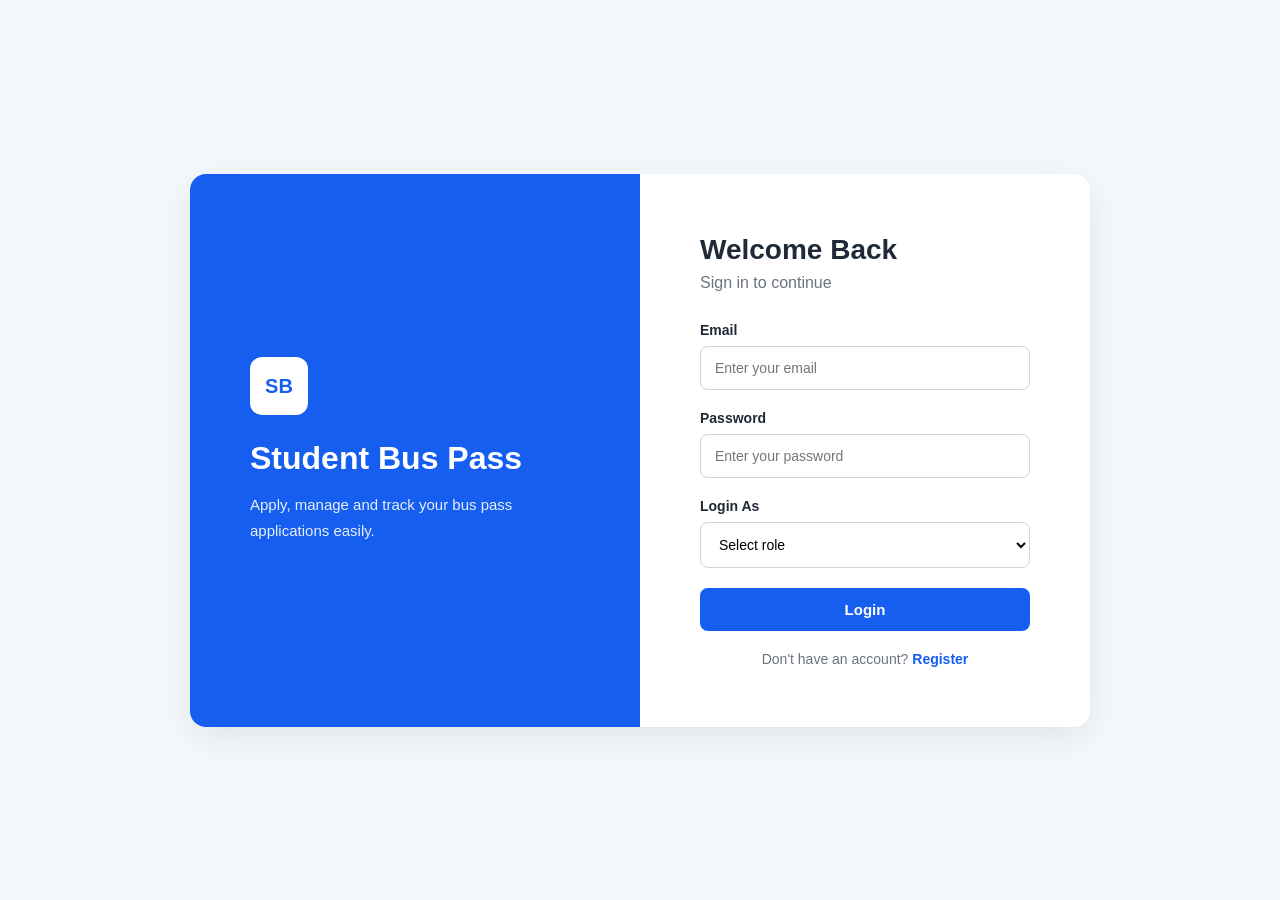
<file: src/main/resources/static/buspass_frontend/index/index.html>
<!DOCTYPE html>
<html lang="en">
<head>
    <meta charset="UTF-8">
    <meta name="viewport" content="width=device-width, initial-scale=1.0">

    <title>Student Bus Pass | Login</title>

    <link rel="stylesheet" href="index.css">
</head>

<body>

    <main class="login-page">

        <section class="login-container">

            <div class="brand-section">

                <div class="logo">SB</div>

                <h1>Student Bus Pass</h1>

                <p>
                    Apply, manage and track your bus pass
                    applications easily.
                </p>

            </div>


            <div class="login-section">

                <h2>Welcome Back</h2>

                <p class="login-subtitle">
                    Sign in to continue
                </p>


                <form id="loginForm">

                    <div class="form-group">

                        <label for="email">
                            Email
                        </label>

                        <input
                            type="email"
                            id="email"
                            placeholder="Enter your email"
                            required
                        >

                    </div>


                    <div class="form-group">

                        <label for="password">
                            Password
                        </label>

                        <input
                            type="password"
                            id="password"
                            placeholder="Enter your password"
                            required
                        >

                    </div>


                    <div class="form-group">

                        <label for="role">
                            Login As
                        </label>

                        <select id="role" required>

                            <option value="">
                                Select role
                            </option>

                            <option value="student">
                                Student
                            </option>

                            <option value="admin">
                                Admin
                            </option>

                        </select>

                    </div>


                    <button type="submit">
                        Login
                    </button>


                    <p id="loginMessage"></p>


                    <p class="register-text">
                        Don't have an account?
                        <a href="../register/register.html">
                            Register
                        </a>
                    </p>

                </form>

            </div>

        </section>

    </main>


    <script src="index.js"></script>

</body>
</html>
</file>
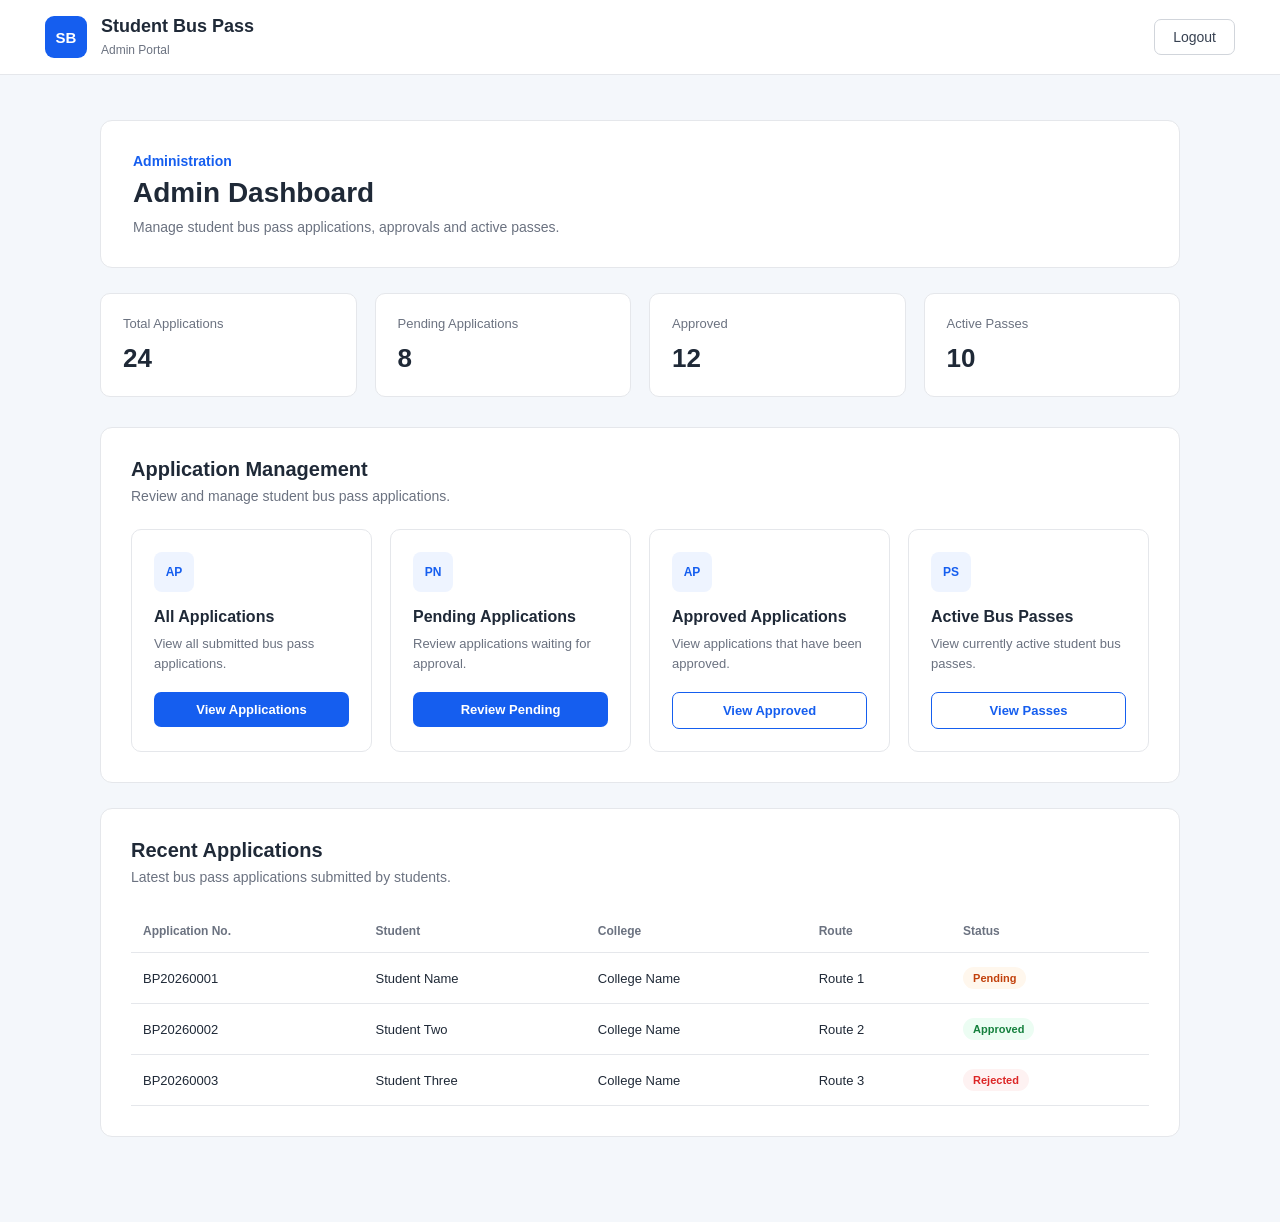
<file: src/main/resources/static/buspass_frontend/admin/admin_dash.html>
<!DOCTYPE html>
<html lang="en">

<head>
    <meta charset="UTF-8">
    <meta name="viewport" content="width=device-width, initial-scale=1.0">

    <title>Student Bus Pass | Admin Dashboard</title>

    <link rel="stylesheet" href="admin.css">
</head>

<body>

    <div class="dashboard">

        <header class="topbar">

            <div class="brand">

                <div class="logo">
                    SB
                </div>

                <div>
                    <h1>Student Bus Pass</h1>
                    <span>Admin Portal</span>
                </div>

            </div>

            <button id="logoutBtn" class="logout-btn">
                Logout
            </button>

        </header>


        <main class="main-content">

            <section class="welcome-section">

                <p class="welcome-label">
                    Administration
                </p>

                <h2>
                    Admin Dashboard
                </h2>

                <p>
                    Manage student bus pass applications,
                    approvals and active passes.
                </p>

            </section>


            <!-- SUMMARY -->

            <section class="summary-cards">

                <div class="summary-card">

                    <span class="summary-label">
                        Total Applications
                    </span>

                    <strong>
                        24
                    </strong>

                </div>


                <div class="summary-card">

                    <span class="summary-label">
                        Pending Applications
                    </span>

                    <strong>
                        8
                    </strong>

                </div>


                <div class="summary-card">

                    <span class="summary-label">
                        Approved
                    </span>

                    <strong>
                        12
                    </strong>

                </div>


                <div class="summary-card">

                    <span class="summary-label">
                        Active Passes
                    </span>

                    <strong>
                        10
                    </strong>

                </div>

            </section>


            <!-- ADMIN ACTIONS -->

            <section class="actions-section">

                <div class="section-heading">

                    <h2>
                        Application Management
                    </h2>

                    <p>
                        Review and manage student bus pass applications.
                    </p>

                </div>


                <div class="action-grid">

                    <div class="action-card">

                        <div class="action-icon">
                            AP
                        </div>

                        <h3>
                            All Applications
                        </h3>

                        <p>
                            View all submitted bus pass applications.
                        </p>

                        <button
                            class="action-btn"
                            id="allApplicationsBtn">
                            View Applications
                        </button>

                    </div>


                    <div class="action-card">

                        <div class="action-icon">
                            PN
                        </div>

                        <h3>
                            Pending Applications
                        </h3>

                        <p>
                            Review applications waiting for approval.
                        </p>

                        <button
                            class="action-btn"
                            id="pendingBtn">
                            Review Pending
                        </button>

                    </div>


                    <div class="action-card">

                        <div class="action-icon">
                            AP
                        </div>

                        <h3>
                            Approved Applications
                        </h3>

                        <p>
                            View applications that have been approved.
                        </p>

                        <button
                            class="action-btn secondary"
                            id="approvedBtn">
                            View Approved
                        </button>

                    </div>


                    <div class="action-card">

                        <div class="action-icon">
                            PS
                        </div>

                        <h3>
                            Active Bus Passes
                        </h3>

                        <p>
                            View currently active student bus passes.
                        </p>

                        <button
                            class="action-btn secondary"
                            id="passesBtn">
                            View Passes
                        </button>

                    </div>

                </div>

            </section>


            <!-- RECENT APPLICATIONS -->

            <section class="recent-section">

                <div class="section-heading">

                    <h2>
                        Recent Applications
                    </h2>

                    <p>
                        Latest bus pass applications submitted by students.
                    </p>

                </div>


                <div class="table-container">

                    <table>

                        <thead>

                            <tr>
                                <th>Application No.</th>
                                <th>Student</th>
                                <th>College</th>
                                <th>Route</th>
                                <th>Status</th>
                            </tr>

                        </thead>

                        <tbody>

                            <tr>

                                <td>
                                    BP20260001
                                </td>

                                <td>
                                    Student Name
                                </td>

                                <td>
                                    College Name
                                </td>

                                <td>
                                    Route 1
                                </td>

                                <td>
                                    <span class="status pending">
                                        Pending
                                    </span>
                                </td>

                            </tr>


                            <tr>

                                <td>
                                    BP20260002
                                </td>

                                <td>
                                    Student Two
                                </td>

                                <td>
                                    College Name
                                </td>

                                <td>
                                    Route 2
                                </td>

                                <td>
                                    <span class="status approved">
                                        Approved
                                    </span>
                                </td>

                            </tr>


                            <tr>

                                <td>
                                    BP20260003
                                </td>

                                <td>
                                    Student Three
                                </td>

                                <td>
                                    College Name
                                </td>

                                <td>
                                    Route 3
                                </td>

                                <td>
                                    <span class="status rejected">
                                        Rejected
                                    </span>
                                </td>

                            </tr>

                        </tbody>

                    </table>

                </div>

            </section>

        </main>

    </div>


    <script src="admin.js"></script>

</body>

</html>
</file>
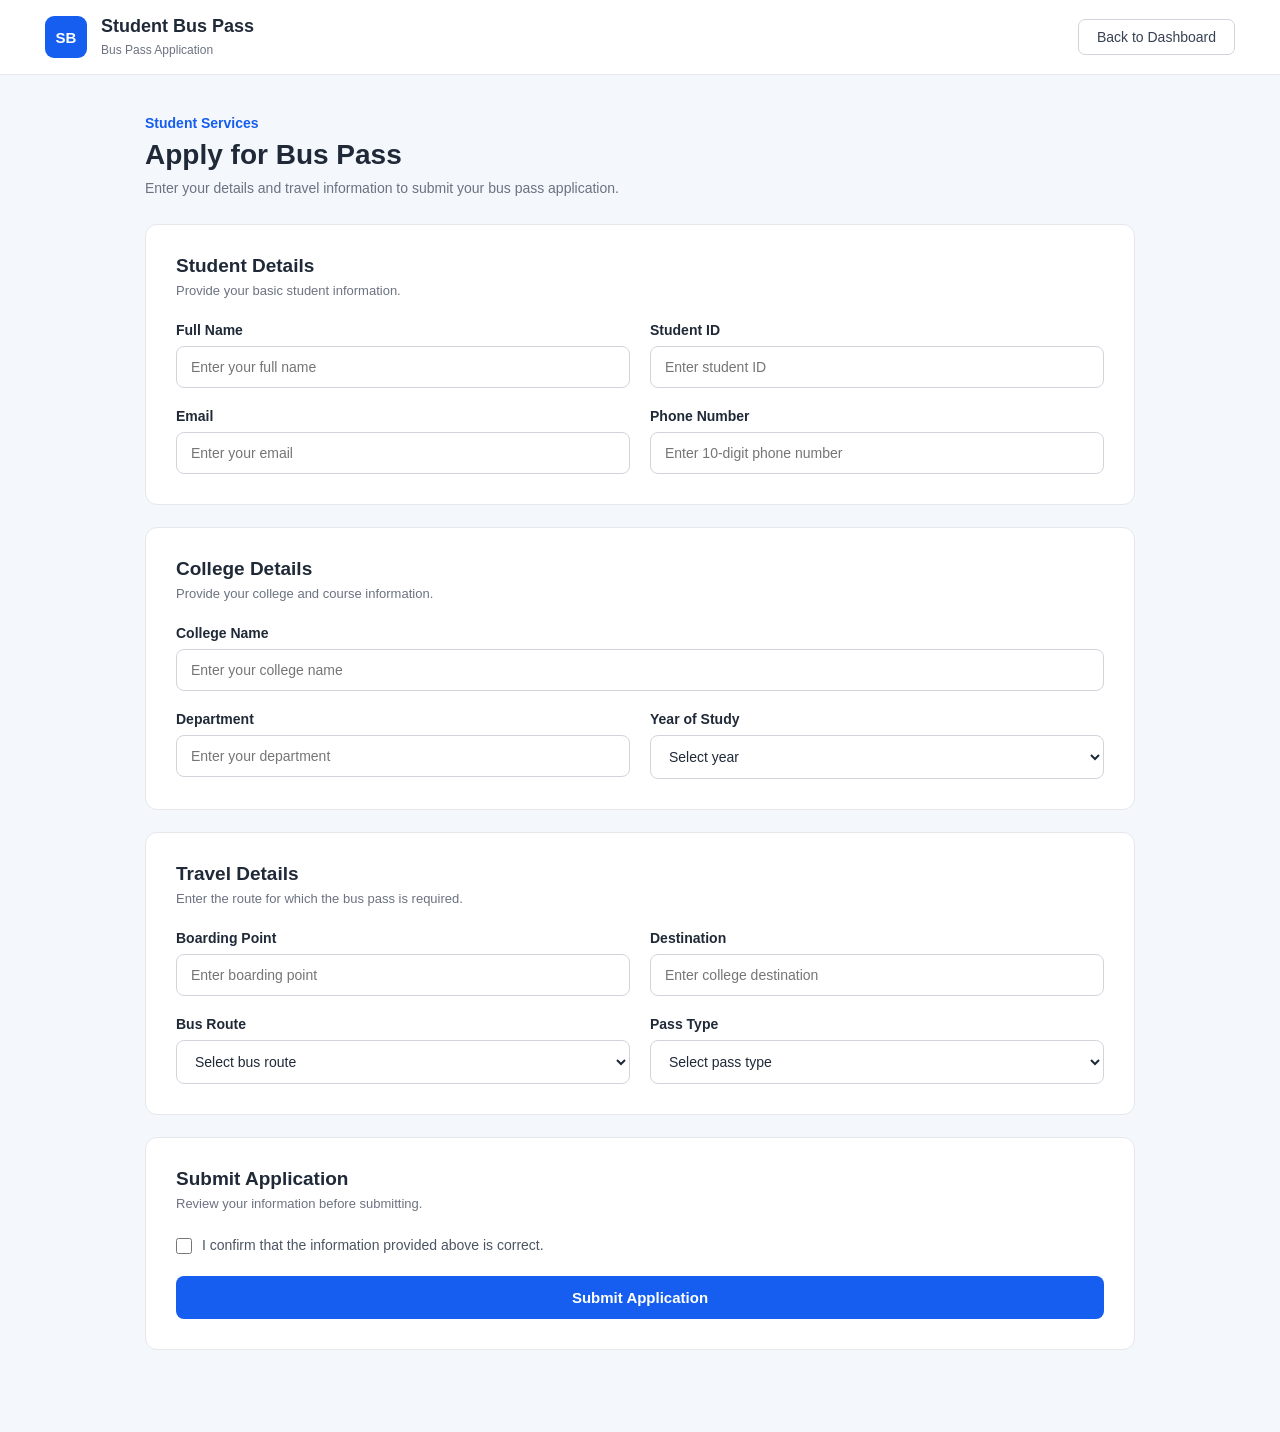
<file: src/main/resources/static/buspass_frontend/application/apply.html>
<!DOCTYPE html>
<html lang="en">
<head>
    <meta charset="UTF-8">
    <meta name="viewport" content="width=device-width, initial-scale=1.0">

    <title>Student Bus Pass | Apply</title>

    <link rel="stylesheet" href="apply.css">
</head>

<body>

    <div class="application-page">

        <header class="topbar">

            <div class="brand">

                <div class="logo">
                    SB
                </div>

                <div>
                    <h1>Student Bus Pass</h1>
                    <span>Bus Pass Application</span>
                </div>

            </div>

            <button
                type="button"
                id="backBtn"
                class="back-btn">
                Back to Dashboard
            </button>

        </header>


        <main class="main-content">

            <section class="page-heading">

                <p class="heading-label">
                    Student Services
                </p>

                <h2>
                    Apply for Bus Pass
                </h2>

                <p>
                    Enter your details and travel information
                    to submit your bus pass application.
                </p>

            </section>


            <form id="applicationForm">


                <!-- STUDENT DETAILS -->

                <section class="form-section">

                    <div class="section-title">

                        <h3>
                            Student Details
                        </h3>

                        <p>
                            Provide your basic student information.
                        </p>

                    </div>


                    <div class="form-grid">

                        <div class="form-group">

                            <label for="studentName">
                                Full Name
                            </label>

                            <input
                                type="text"
                                id="studentName"
                                placeholder="Enter your full name"
                                required
                            >

                        </div>


                        <div class="form-group">

                            <label for="studentId">
                                Student ID
                            </label>

                            <input
                                type="text"
                                id="studentId"
                                placeholder="Enter student ID"
                                required
                            >

                        </div>


                        <div class="form-group">

                            <label for="email">
                                Email
                            </label>

                            <input
                                type="email"
                                id="email"
                                placeholder="Enter your email"
                                required
                            >

                        </div>


                        <div class="form-group">

                            <label for="phone">
                                Phone Number
                            </label>

                            <input
                                type="tel"
                                id="phone"
                                placeholder="Enter 10-digit phone number"
                                maxlength="10"
                                required
                            >

                        </div>

                    </div>

                </section>


                <!-- COLLEGE DETAILS -->

                <section class="form-section">

                    <div class="section-title">

                        <h3>
                            College Details
                        </h3>

                        <p>
                            Provide your college and course information.
                        </p>

                    </div>


                    <div class="form-grid">

                        <div class="form-group full-width">

                            <label for="college">
                                College Name
                            </label>

                            <input
                                type="text"
                                id="college"
                                placeholder="Enter your college name"
                                required
                            >

                        </div>


                        <div class="form-group">

                            <label for="department">
                                Department
                            </label>

                            <input
                                type="text"
                                id="department"
                                placeholder="Enter your department"
                                required
                            >

                        </div>


                        <div class="form-group">

                            <label for="year">
                                Year of Study
                            </label>

                            <select id="year" required>

                                <option value="">
                                    Select year
                                </option>

                                <option value="1">
                                    First Year
                                </option>

                                <option value="2">
                                    Second Year
                                </option>

                                <option value="3">
                                    Third Year
                                </option>

                                <option value="4">
                                    Fourth Year
                                </option>

                            </select>

                        </div>

                    </div>

                </section>


                <!-- ROUTE DETAILS -->

                <section class="form-section">

                    <div class="section-title">

                        <h3>
                            Travel Details
                        </h3>

                        <p>
                            Enter the route for which the bus pass is required.
                        </p>

                    </div>


                    <div class="form-grid">

                        <div class="form-group">

                            <label for="boardingPoint">
                                Boarding Point
                            </label>

                            <input
                                type="text"
                                id="boardingPoint"
                                placeholder="Enter boarding point"
                                required
                            >

                        </div>


                        <div class="form-group">

                            <label for="destination">
                                Destination
                            </label>

                            <input
                                type="text"
                                id="destination"
                                placeholder="Enter college destination"
                                required
                            >

                        </div>


                        <div class="form-group">

                            <label for="route">
                                Bus Route
                            </label>

                            <select id="route" required>

                                <option value="">
                                    Select bus route
                                </option>

                                <option value="route1">
                                    Route 1
                                </option>

                                <option value="route2">
                                    Route 2
                                </option>

                                <option value="route3">
                                    Route 3
                                </option>

                                <option value="route4">
                                    Route 4
                                </option>

                            </select>

                        </div>


                        <div class="form-group">

                            <label for="passType">
                                Pass Type
                            </label>

                            <select id="passType" required>

                                <option value="">
                                    Select pass type
                                </option>

                                <option value="monthly">
                                    Monthly
                                </option>

                                <option value="quarterly">
                                    Quarterly
                                </option>

                                <option value="semester">
                                    Semester
                                </option>

                            </select>

                        </div>

                    </div>

                </section>


                <!-- APPLICATION SUBMISSION -->

                <section class="form-section">

                    <div class="section-title">

                        <h3>
                            Submit Application
                        </h3>

                        <p>
                            Review your information before submitting.
                        </p>

                    </div>


                    <div class="confirmation">

                        <input
                            type="checkbox"
                            id="confirmDetails"
                            required
                        >

                        <label for="confirmDetails">
                            I confirm that the information provided
                            above is correct.
                        </label>

                    </div>


                    <p id="applicationMessage"></p>


                    <button
                        type="submit"
                        class="submit-btn">
                        Submit Application
                    </button>

                </section>

            </form>

        </main>

    </div>


    <script src="apply.js"></script>

</body>
</html>
</file>
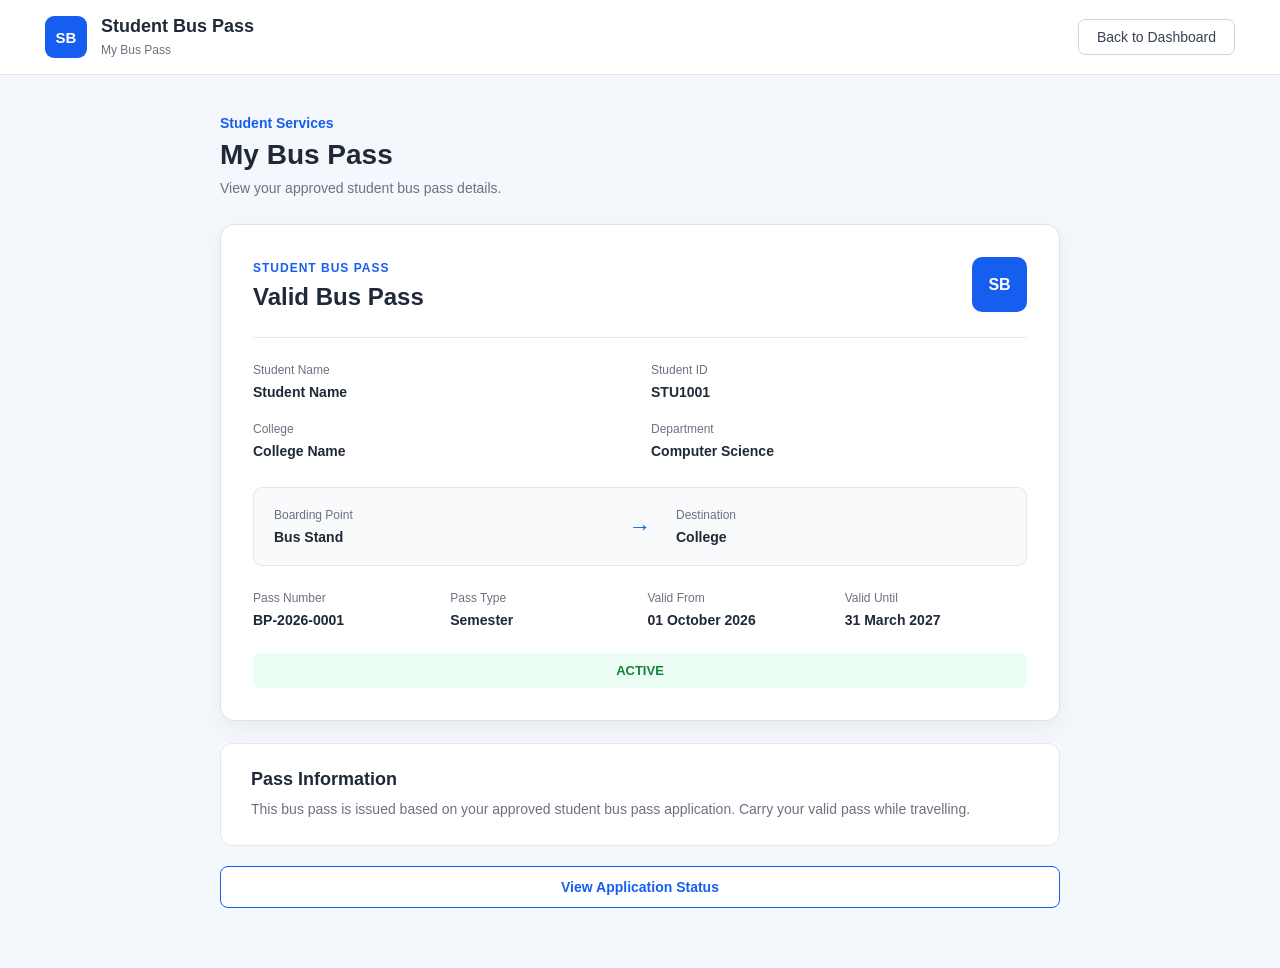
<file: src/main/resources/static/buspass_frontend/pass/pass.html>
<!DOCTYPE html>
<html lang="en">

<head>
    <meta charset="UTF-8">
    <meta name="viewport" content="width=device-width, initial-scale=1.0">

    <title>Student Bus Pass | My Bus Pass</title>

    <link rel="stylesheet" href="pass.css">
</head>

<body>

    <div class="pass-page">

        <header class="topbar">

            <div class="brand">

                <div class="logo">
                    SB
                </div>

                <div>
                    <h1>Student Bus Pass</h1>
                    <span>My Bus Pass</span>
                </div>

            </div>

            <button
                type="button"
                id="backBtn"
                class="back-btn">
                Back to Dashboard
            </button>

        </header>


        <main class="main-content">

            <section class="page-heading">

                <p class="heading-label">
                    Student Services
                </p>

                <h2>
                    My Bus Pass
                </h2>

                <p>
                    View your approved student bus pass details.
                </p>

            </section>


            <!-- BUS PASS -->

            <section class="bus-pass">

                <div class="pass-header">

                    <div>

                        <span class="pass-label">
                            STUDENT BUS PASS
                        </span>

                        <h3>
                            Valid Bus Pass
                        </h3>

                    </div>

                    <div class="pass-logo">
                        SB
                    </div>

                </div>


                <div class="pass-divider"></div>


                <div class="student-info">

                    <div class="info-item">

                        <span>
                            Student Name
                        </span>

                        <strong id="studentName">
                            Student Name
                        </strong>

                    </div>


                    <div class="info-item">

                        <span>
                            Student ID
                        </span>

                        <strong id="studentId">
                            STU1001
                        </strong>

                    </div>


                    <div class="info-item">

                        <span>
                            College
                        </span>

                        <strong id="college">
                            College Name
                        </strong>

                    </div>


                    <div class="info-item">

                        <span>
                            Department
                        </span>

                        <strong id="department">
                            Computer Science
                        </strong>

                    </div>

                </div>


                <div class="route-section">

                    <div class="route-point">

                        <span>
                            Boarding Point
                        </span>

                        <strong id="boardingPoint">
                            Bus Stand
                        </strong>

                    </div>


                    <div class="arrow">
                        →
                    </div>


                    <div class="route-point">

                        <span>
                            Destination
                        </span>

                        <strong id="destination">
                            College
                        </strong>

                    </div>

                </div>


                <div class="pass-details">

                    <div>

                        <span>
                            Pass Number
                        </span>

                        <strong id="passNumber">
                            BP-2026-0001
                        </strong>

                    </div>


                    <div>

                        <span>
                            Pass Type
                        </span>

                        <strong id="passType">
                            Semester
                        </strong>

                    </div>


                    <div>

                        <span>
                            Valid From
                        </span>

                        <strong id="validFrom">
                            01 October 2026
                        </strong>

                    </div>


                    <div>

                        <span>
                            Valid Until
                        </span>

                        <strong id="validUntil">
                            31 March 2027
                        </strong>

                    </div>

                </div>


                <div class="pass-status">
                    ACTIVE
                </div>

            </section>


            <section class="information-section">

                <h3>
                    Pass Information
                </h3>

                <p>
                    This bus pass is issued based on your approved
                    student bus pass application. Carry your valid
                    pass while travelling.
                </p>

            </section>


            <button
                type="button"
                id="statusBtn"
                class="status-btn">
                View Application Status
            </button>

        </main>

    </div>


    <script src="pass.js"></script>

</body>

</html>
</file>
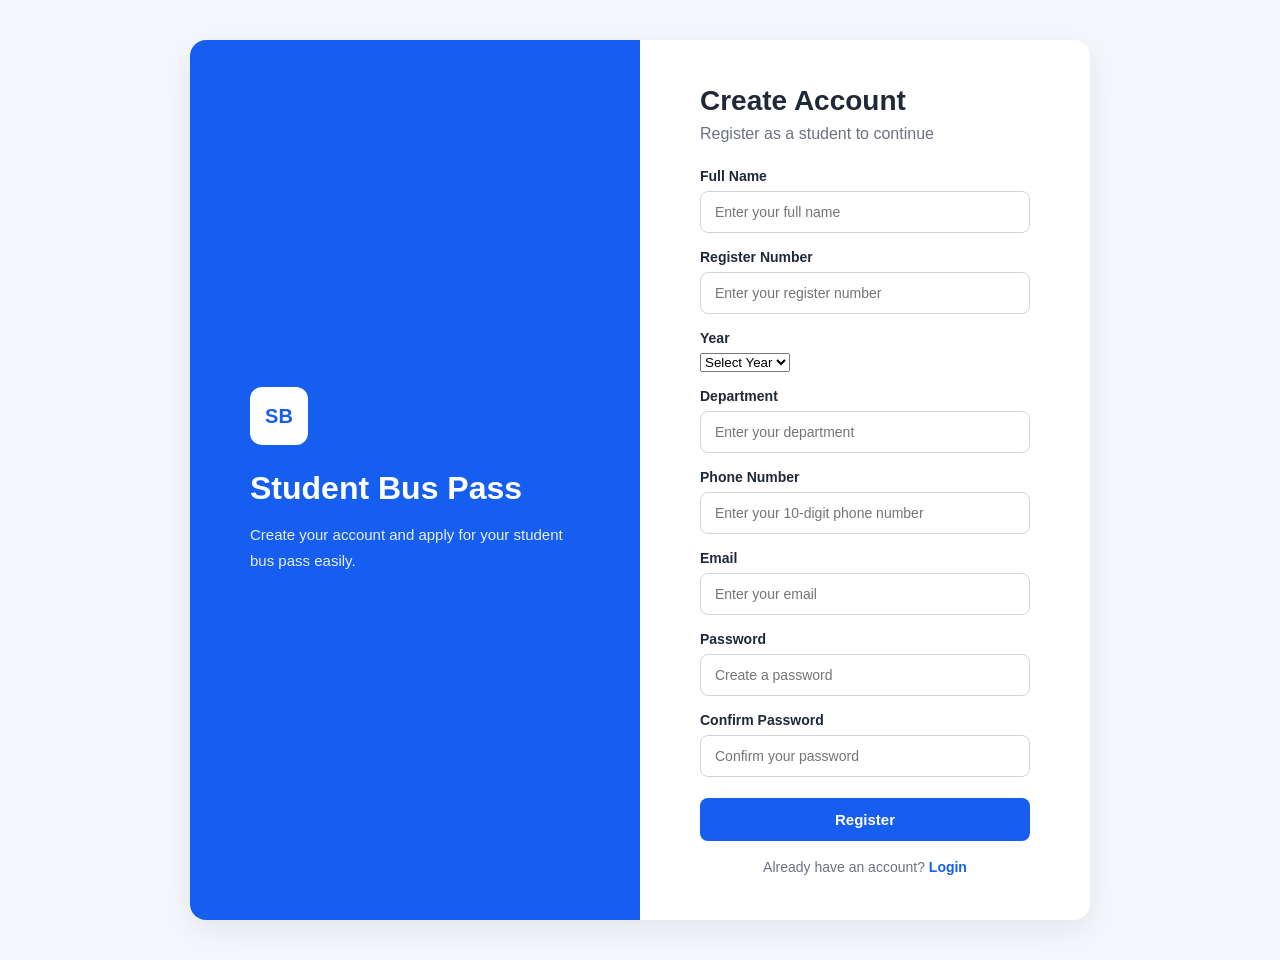
<file: src/main/resources/static/buspass_frontend/register/register.html>
<!DOCTYPE html>
<html lang="en">
<head>
    <meta charset="UTF-8">
    <meta name="viewport" content="width=device-width, initial-scale=1.0">

    <title>Student Bus Pass | Register</title>

    <link rel="stylesheet" href="register.css">
</head>

<body>

    <main class="register-page">

        <section class="register-container">

            <div class="brand-section">

                <div class="logo">SB</div>

                <h1>Student Bus Pass</h1>

                <p>
                    Create your account and apply for
                    your student bus pass easily.
                </p>

            </div>

            <div class="register-section">

                <h2>Create Account</h2>

                <p class="register-subtitle">
                    Register as a student to continue
                </p>

                <form id="registerForm">

                    <div class="form-group">
                        <label for="name">Full Name</label>
                        <input
                            type="text"
                            id="name"
                            placeholder="Enter your full name"
                            required
                        >
                    </div>

                    <div class="form-group">
                        <label for="regnumber">Register Number</label>
                        <input
                            type="text"
                            id="regnumber"
                            placeholder="Enter your register number"
                            required
                        >
                    </div>

                    <div class="form-group">
                        <label for="year">Year</label>
                        <select id="year" required>
                            <option value="">Select Year</option>
                            <option value="1">1st Year</option>
                            <option value="2">2nd Year</option>
                            <option value="3">3rd Year</option>
                            <option value="4">4th Year</option>
                        </select>
                    </div>

                    <div class="form-group">
                        <label for="dept">Department</label>
                        <input
                            type="text"
                            id="dept"
                            placeholder="Enter your department"
                            required
                        >
                    </div>

                    <div class="form-group">
                        <label for="phone">Phone Number</label>
                        <input
                            type="tel"
                            id="phone"
                            placeholder="Enter your 10-digit phone number"
                            required
                        >
                    </div>

                    <div class="form-group">
                        <label for="email">Email</label>
                        <input
                            type="email"
                            id="email"
                            placeholder="Enter your email"
                            required
                        >
                    </div>

                    <div class="form-group">
                        <label for="password">Password</label>
                        <input
                            type="password"
                            id="password"
                            placeholder="Create a password"
                            required
                        >
                    </div>

                    <div class="form-group">
                        <label for="confirmPassword">Confirm Password</label>
                        <input
                            type="password"
                            id="confirmPassword"
                            placeholder="Confirm your password"
                            required
                        >
                    </div>

                    <button type="submit">
                        Register
                    </button>

                    <p id="registerMessage"></p>

                    <p class="login-text">
                        Already have an account?
                        <a href="../index/index.html">
                            Login
                        </a>
                    </p>

                </form>

            </div>

        </section>

    </main>

    <script src="register.js"></script>

</body>
</html>
</file>
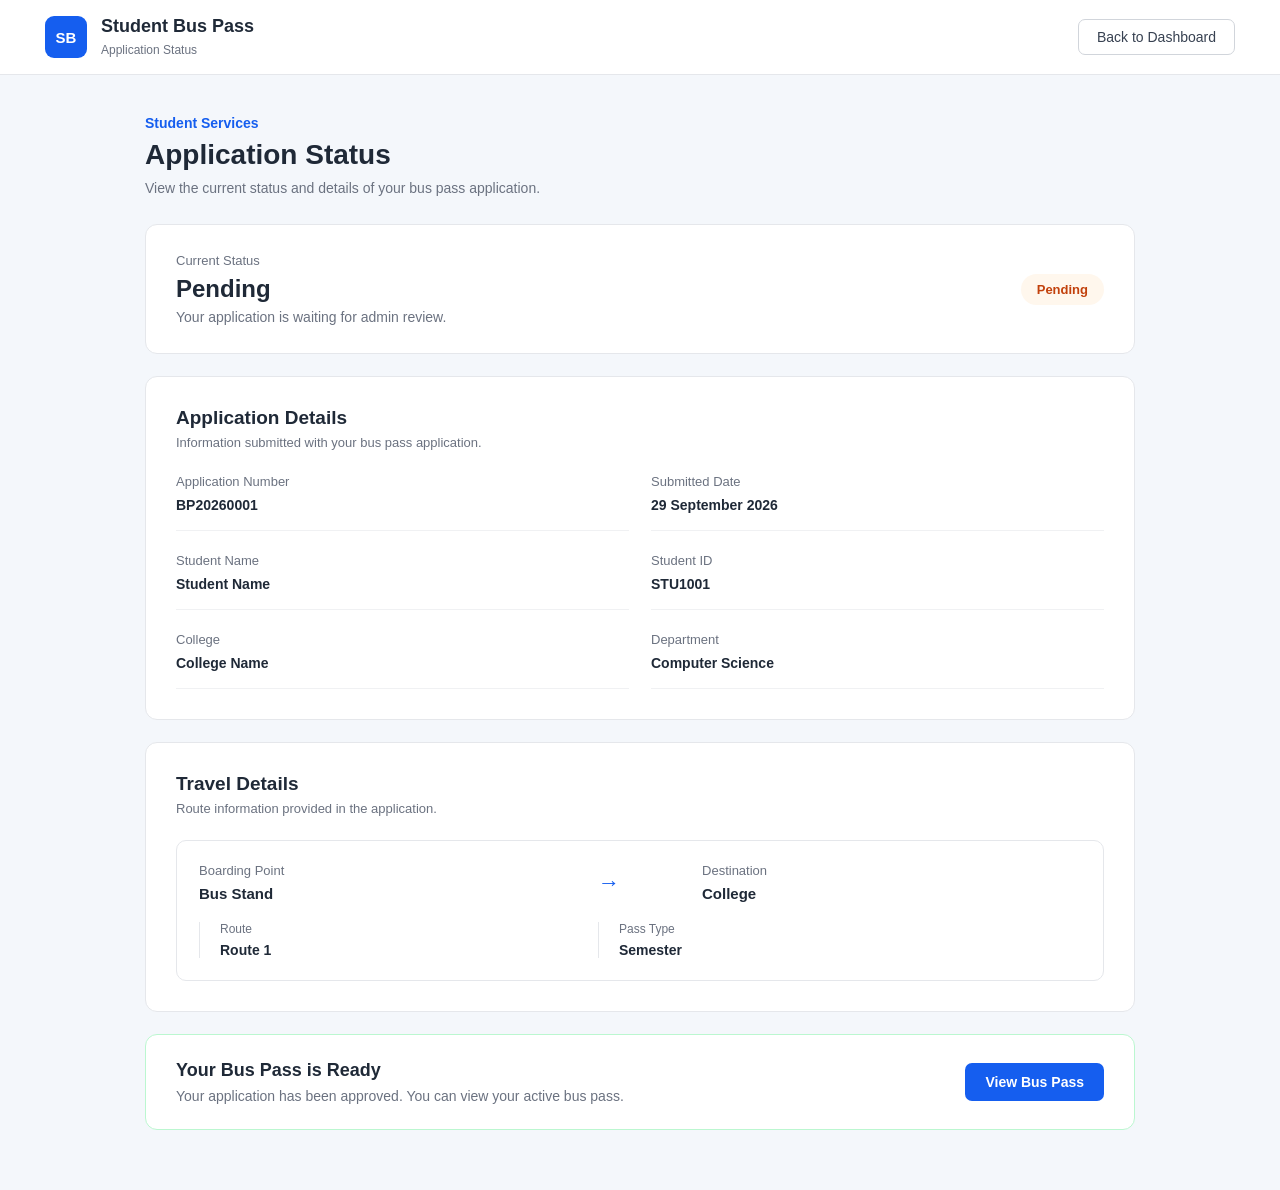
<file: src/main/resources/static/buspass_frontend/status/status.html>
<!DOCTYPE html>
<html lang="en">

<head>

    <meta charset="UTF-8">
    <meta name="viewport" content="width=device-width, initial-scale=1.0">

    <title>Student Bus Pass | Application Status</title>

    <link rel="stylesheet" href="status.css">

</head>

<body>

    <div class="status-page">

        <header class="topbar">

            <div class="brand">

                <div class="logo">
                    SB
                </div>

                <div>
                    <h1>Student Bus Pass</h1>
                    <span>Application Status</span>
                </div>

            </div>

            <button
                type="button"
                id="backBtn"
                class="back-btn">
                Back to Dashboard
            </button>

        </header>


        <main class="main-content">


            <!-- PAGE HEADING -->

            <section class="page-heading">

                <p class="heading-label">
                    Student Services
                </p>

                <h2>
                    Application Status
                </h2>

                <p>
                    View the current status and details of your
                    bus pass application.
                </p>

            </section>


            <!-- STATUS SUMMARY -->

            <section class="status-summary">

                <div>

                    <span class="summary-label">
                        Current Status
                    </span>

                    <h3 id="applicationStatus">
                        Pending
                    </h3>

                    <p id="statusDescription">
                        Your application is waiting for admin review.
                    </p>

                </div>

                <span
                    id="statusBadge"
                    class="status-badge pending">
                    Pending
                </span>

            </section>


            <!-- APPLICATION DETAILS -->

            <section class="details-section">

                <div class="section-title">

                    <h3>
                        Application Details
                    </h3>

                    <p>
                        Information submitted with your bus pass application.
                    </p>

                </div>


                <div class="details-grid">


                    <div class="detail-item">

                        <span class="detail-label">
                            Application Number
                        </span>

                        <strong id="applicationNumber">
                            BP20260001
                        </strong>

                    </div>


                    <div class="detail-item">

                        <span class="detail-label">
                            Submitted Date
                        </span>

                        <strong id="submittedDate">
                            29 September 2026
                        </strong>

                    </div>


                    <div class="detail-item">

                        <span class="detail-label">
                            Student Name
                        </span>

                        <strong id="studentName">
                            Student Name
                        </strong>

                    </div>


                    <div class="detail-item">

                        <span class="detail-label">
                            Student ID
                        </span>

                        <strong id="studentId">
                            STU1001
                        </strong>

                    </div>


                    <div class="detail-item">

                        <span class="detail-label">
                            College
                        </span>

                        <strong id="college">
                            College Name
                        </strong>

                    </div>


                    <div class="detail-item">

                        <span class="detail-label">
                            Department
                        </span>

                        <strong id="department">
                            Computer Science
                        </strong>

                    </div>

                </div>

            </section>


            <!-- TRAVEL DETAILS -->

            <section class="details-section">

                <div class="section-title">

                    <h3>
                        Travel Details
                    </h3>

                    <p>
                        Route information provided in the application.
                    </p>

                </div>


                <div class="route-box">

                    <div class="route-point">

                        <span class="route-label">
                            Boarding Point
                        </span>

                        <strong id="boardingPoint">
                            Bus Stand
                        </strong>

                    </div>


                    <div class="route-arrow">
                        →
                    </div>


                    <div class="route-point">

                        <span class="route-label">
                            Destination
                        </span>

                        <strong id="destination">
                            College
                        </strong>

                    </div>


                    <div class="route-info">

                        <span>
                            Route
                        </span>

                        <strong id="route">
                            Route 1
                        </strong>

                    </div>


                    <div class="route-info">

                        <span>
                            Pass Type
                        </span>

                        <strong id="passType">
                            Semester
                        </strong>

                    </div>

                </div>

            </section>


            <!-- REJECTION INFORMATION -->

            <section
                id="rejectionSection"
                class="rejection-section hidden">

                <h3>
                    Rejection Reason
                </h3>

                <p id="rejectionReason">
                    Your application has been rejected.
                </p>

            </section>


            <!-- PASS BUTTON -->

            <section
                id="passSection"
                class="pass-section hidden">

                <div>

                    <h3>
                        Your Bus Pass is Ready
                    </h3>

                    <p>
                        Your application has been approved.
                        You can view your active bus pass.
                    </p>

                </div>

                <button
                    type="button"
                    id="viewPassBtn">
                    View Bus Pass
                </button>

            </section>


        </main>

    </div>


    <script src="status.js"></script>

</body>

</html>
</file>
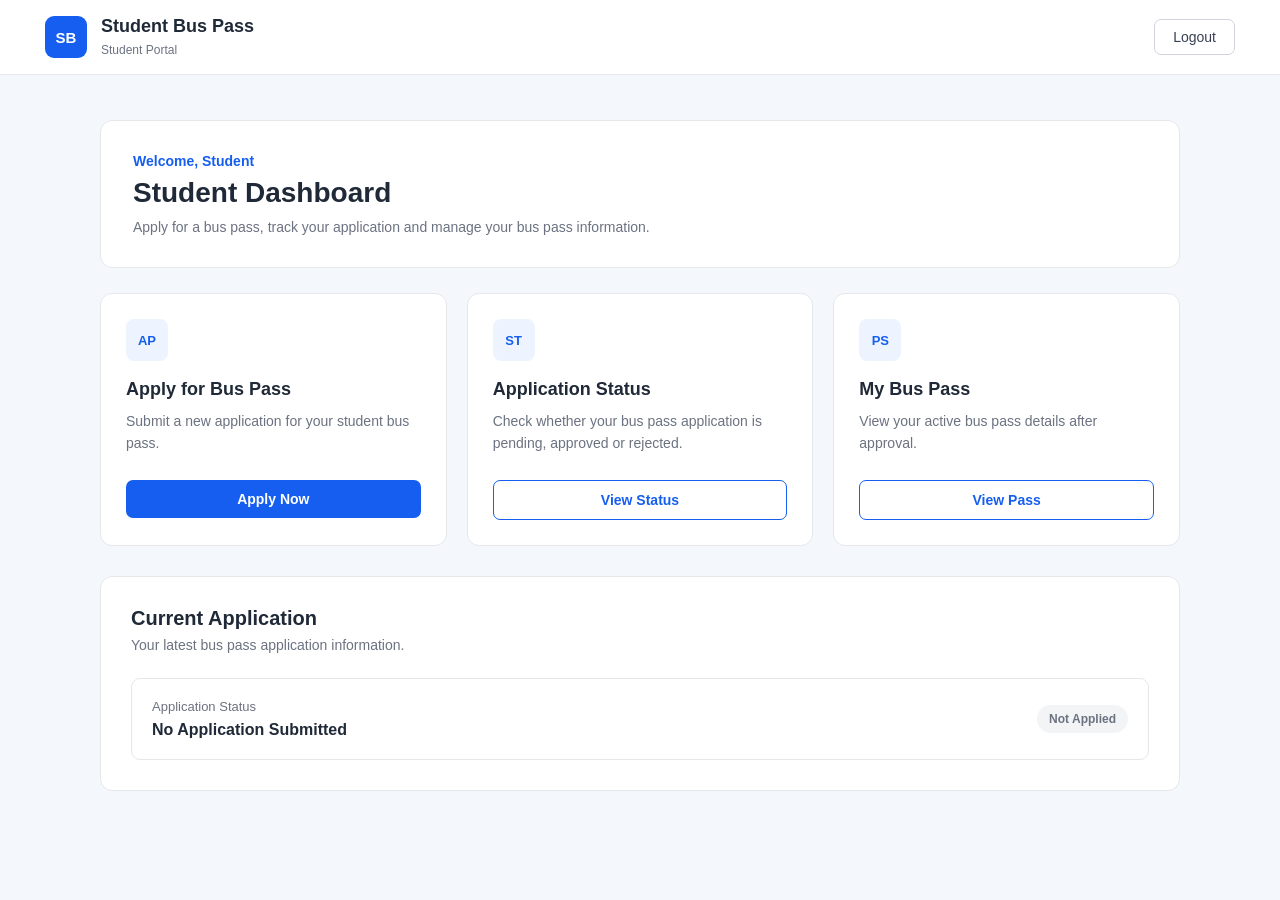
<file: src/main/resources/static/buspass_frontend/student/student.html>
<!DOCTYPE html>
<html lang="en">
<head>
    <meta charset="UTF-8">
    <meta name="viewport" content="width=device-width, initial-scale=1.0">

    <title>Student Bus Pass | Dashboard</title>

    <link rel="stylesheet" href="student.css">
</head>

<body>

    <div class="dashboard">

        <header class="topbar">

            <div class="brand">

                <div class="logo">
                    SB
                </div>

                <div>
                    <h1>Student Bus Pass</h1>
                    <span>Student Portal</span>
                </div>

            </div>

            <button id="logoutBtn" class="logout-btn">
                Logout
            </button>

        </header>


        <main class="main-content">

            <section class="welcome-section">

                <p class="welcome-label">
                    Welcome, Student
                </p>

                <h2>
                    Student Dashboard
                </h2>

                <p>
                    Apply for a bus pass, track your application
                    and manage your bus pass information.
                </p>

            </section>


            <section class="dashboard-cards">

                <div class="dashboard-card">

                    <div class="card-icon">
                        AP
                    </div>

                    <h3>
                        Apply for Bus Pass
                    </h3>

                    <p>
                        Submit a new application for your
                        student bus pass.
                    </p>

                    <button
                        class="card-btn"
                        id="applyBtn">
                        Apply Now
                    </button>

                </div>


                <div class="dashboard-card">

                    <div class="card-icon">
                        ST
                    </div>

                    <h3>
                        Application Status
                    </h3>

                    <p>
                        Check whether your bus pass application
                        is pending, approved or rejected.
                    </p>

                    <button
                        class="card-btn secondary"
                        id="statusBtn">
                        View Status
                    </button>

                </div>


                <div class="dashboard-card">

                    <div class="card-icon">
                        PS
                    </div>

                    <h3>
                        My Bus Pass
                    </h3>

                    <p>
                        View your active bus pass details
                        after approval.
                    </p>

                    <button
                        class="card-btn secondary"
                        id="passBtn">
                        View Pass
                    </button>

                </div>

            </section>


            <section class="information-section">

                <div class="section-heading">

                    <h2>
                        Current Application
                    </h2>

                    <p>
                        Your latest bus pass application information.
                    </p>

                </div>


                <div class="status-box">

                    <div>

                        <span class="status-label">
                            Application Status
                        </span>

                        <h3 id="applicationStatus">
                            No Application Submitted
                        </h3>

                    </div>

                    <span
                        id="statusBadge"
                        class="status-badge">
                        Not Applied
                    </span>

                </div>

            </section>

        </main>

    </div>


    <script src="student.js"></script>

</body>
</html>
</file>
<file: src/main/resources/static/buspass_frontend/index/index.css>
* {
    margin: 0;
    padding: 0;
    box-sizing: border-box;
}

body {
    font-family: Arial, sans-serif;
    background: #f4f7fb;
    color: #1f2937;
}

.login-page {
    min-height: 100vh;
    display: flex;
    justify-content: center;
    align-items: center;
    padding: 40px;
}

.login-container {
    width: 900px;
    min-height: 540px;
    display: grid;
    grid-template-columns: 1fr 1fr;
    background: white;
    border-radius: 16px;
    overflow: hidden;
    box-shadow: 0 10px 35px rgba(0, 0, 0, 0.08);
}

.brand-section {
    background: #155eef;
    color: white;
    display: flex;
    flex-direction: column;
    justify-content: center;
    padding: 60px;
}

.logo {
    width: 58px;
    height: 58px;
    display: flex;
    align-items: center;
    justify-content: center;
    background: white;
    color: #155eef;
    border-radius: 12px;
    font-size: 20px;
    font-weight: bold;
    margin-bottom: 25px;
}

.brand-section h1 {
    font-size: 32px;
    margin-bottom: 15px;
}

.brand-section p {
    max-width: 320px;
    line-height: 1.7;
    font-size: 15px;
    opacity: 0.9;
}

.login-section {
    padding: 60px;
    display: flex;
    flex-direction: column;
    justify-content: center;
}

.login-section h2 {
    font-size: 28px;
    margin-bottom: 8px;
}

.login-subtitle {
    color: #6b7280;
    margin-bottom: 30px;
}

.form-group {
    margin-bottom: 20px;
}

.form-group label {
    display: block;
    font-size: 14px;
    font-weight: 600;
    margin-bottom: 8px;
}

.form-group input,
.form-group select {
    width: 100%;
    padding: 13px 14px;
    border: 1px solid #d1d5db;
    border-radius: 8px;
    font-size: 14px;
    outline: none;
    background: white;
}

.form-group input:focus,
.form-group select:focus {
    border-color: #155eef;
}

button {
    width: 100%;
    padding: 13px;
    border: none;
    border-radius: 8px;
    background: #155eef;
    color: white;
    font-size: 15px;
    font-weight: 600;
    cursor: pointer;
}

button:hover {
    background: #104dcc;
}

#loginMessage {
    margin-top: 15px;
    text-align: center;
    font-size: 14px;
}

.register-text {
    margin-top: 20px;
    text-align: center;
    font-size: 14px;
    color: #6b7280;
}

.register-text a {
    color: #155eef;
    font-weight: 600;
    text-decoration: none;
}

.register-text a:hover {
    text-decoration: underline;
}

@media (max-width: 750px) {

    .login-page {
        padding: 20px;
    }

    .login-container {
        width: 100%;
        grid-template-columns: 1fr;
    }

    .brand-section {
        padding: 40px;
    }

    .login-section {
        padding: 40px;
    }
}
</file>
<file: src/main/resources/static/buspass_frontend/admin/admin.css>
* {
    margin: 0;
    padding: 0;
    box-sizing: border-box;
}

body {
    font-family: Arial, sans-serif;
    background: #f4f7fb;
    color: #1f2937;
}

.dashboard {
    min-height: 100vh;
}

.topbar {
    height: 75px;
    background: white;
    border-bottom: 1px solid #e5e7eb;
    display: flex;
    align-items: center;
    justify-content: space-between;
    padding: 0 45px;
}

.brand {
    display: flex;
    align-items: center;
    gap: 14px;
}

.logo {
    width: 42px;
    height: 42px;
    display: flex;
    align-items: center;
    justify-content: center;
    background: #155eef;
    color: white;
    border-radius: 9px;
    font-size: 15px;
    font-weight: bold;
}

.brand h1 {
    font-size: 18px;
    margin-bottom: 3px;
}

.brand span {
    font-size: 12px;
    color: #6b7280;
}

.logout-btn {
    padding: 9px 18px;
    border: 1px solid #d1d5db;
    border-radius: 7px;
    background: white;
    color: #374151;
    cursor: pointer;
    font-size: 14px;
}

.logout-btn:hover {
    background: #f9fafb;
}

.main-content {
    max-width: 1150px;
    margin: 0 auto;
    padding: 45px 35px 60px;
}

.welcome-section {
    background: white;
    border: 1px solid #e5e7eb;
    border-radius: 12px;
    padding: 32px;
    margin-bottom: 25px;
}

.welcome-label {
    color: #155eef;
    font-size: 14px;
    font-weight: 600;
    margin-bottom: 8px;
}

.welcome-section h2 {
    font-size: 28px;
    margin-bottom: 10px;
}

.welcome-section p:last-child {
    color: #6b7280;
    font-size: 14px;
}


/* SUMMARY */

.summary-cards {
    display: grid;
    grid-template-columns: repeat(4, 1fr);
    gap: 18px;
    margin-bottom: 30px;
}

.summary-card {
    background: white;
    border: 1px solid #e5e7eb;
    border-radius: 10px;
    padding: 22px;
}

.summary-label {
    display: block;
    color: #6b7280;
    font-size: 13px;
    margin-bottom: 12px;
}

.summary-card strong {
    font-size: 26px;
}


/* SECTIONS */

.actions-section,
.recent-section {
    background: white;
    border: 1px solid #e5e7eb;
    border-radius: 12px;
    padding: 30px;
    margin-bottom: 25px;
}

.section-heading {
    margin-bottom: 25px;
}

.section-heading h2 {
    font-size: 20px;
    margin-bottom: 7px;
}

.section-heading p {
    color: #6b7280;
    font-size: 14px;
}


/* ACTION CARDS */

.action-grid {
    display: grid;
    grid-template-columns: repeat(4, 1fr);
    gap: 18px;
}

.action-card {
    border: 1px solid #e5e7eb;
    border-radius: 10px;
    padding: 22px;
}

.action-icon {
    width: 40px;
    height: 40px;
    display: flex;
    align-items: center;
    justify-content: center;
    background: #eef4ff;
    color: #155eef;
    border-radius: 8px;
    font-size: 12px;
    font-weight: bold;
    margin-bottom: 16px;
}

.action-card h3 {
    font-size: 16px;
    margin-bottom: 8px;
}

.action-card p {
    color: #6b7280;
    font-size: 13px;
    line-height: 1.5;
    min-height: 40px;
    margin-bottom: 18px;
}

.action-btn {
    width: 100%;
    padding: 10px;
    border: none;
    border-radius: 7px;
    background: #155eef;
    color: white;
    font-size: 13px;
    font-weight: 600;
    cursor: pointer;
}

.action-btn:hover {
    background: #104dcc;
}

.action-btn.secondary {
    background: white;
    color: #155eef;
    border: 1px solid #155eef;
}

.action-btn.secondary:hover {
    background: #eef4ff;
}


/* TABLE */

.table-container {
    overflow-x: auto;
}

table {
    width: 100%;
    border-collapse: collapse;
}

th,
td {
    padding: 14px 12px;
    text-align: left;
    border-bottom: 1px solid #e5e7eb;
    font-size: 13px;
}

th {
    color: #6b7280;
    font-size: 12px;
    font-weight: 600;
}

.status {
    display: inline-block;
    padding: 5px 10px;
    border-radius: 15px;
    font-size: 11px;
    font-weight: 600;
}

.status.pending {
    background: #fff7ed;
    color: #c2410c;
}

.status.approved {
    background: #ecfdf3;
    color: #15803d;
}

.status.rejected {
    background: #fef2f2;
    color: #dc2626;
}


/* RESPONSIVE */

@media (max-width: 950px) {

    .summary-cards {
        grid-template-columns: 1fr 1fr;
    }

    .action-grid {
        grid-template-columns: 1fr 1fr;
    }
}

@media (max-width: 650px) {

    .topbar {
        padding: 0 20px;
    }

    .main-content {
        padding: 30px 20px;
    }

    .summary-cards,
    .action-grid {
        grid-template-columns: 1fr;
    }

    .actions-section,
    .recent-section {
        padding: 22px;
    }
}
</file>
<file: src/main/resources/static/buspass_frontend/application/apply.css>
* {
    margin: 0;
    padding: 0;
    box-sizing: border-box;
}

body {
    font-family: Arial, sans-serif;
    background: #f4f7fb;
    color: #1f2937;
}

.application-page {
    min-height: 100vh;
}

.topbar {
    height: 75px;
    background: white;
    border-bottom: 1px solid #e5e7eb;
    display: flex;
    align-items: center;
    justify-content: space-between;
    padding: 0 45px;
}

.brand {
    display: flex;
    align-items: center;
    gap: 14px;
}

.logo {
    width: 42px;
    height: 42px;
    display: flex;
    align-items: center;
    justify-content: center;
    background: #155eef;
    color: white;
    border-radius: 9px;
    font-size: 15px;
    font-weight: bold;
}

.brand h1 {
    font-size: 18px;
    margin-bottom: 3px;
}

.brand span {
    font-size: 12px;
    color: #6b7280;
}

.back-btn {
    padding: 9px 18px;
    border: 1px solid #d1d5db;
    border-radius: 7px;
    background: white;
    color: #374151;
    cursor: pointer;
    font-size: 14px;
}

.back-btn:hover {
    background: #f9fafb;
}

.main-content {
    max-width: 1050px;
    margin: 0 auto;
    padding: 40px 30px 60px;
}

.page-heading {
    margin-bottom: 28px;
}

.heading-label {
    color: #155eef;
    font-size: 14px;
    font-weight: 600;
    margin-bottom: 8px;
}

.page-heading h2 {
    font-size: 28px;
    margin-bottom: 9px;
}

.page-heading p:last-child {
    color: #6b7280;
    font-size: 14px;
}

.form-section {
    background: white;
    border: 1px solid #e5e7eb;
    border-radius: 12px;
    padding: 30px;
    margin-bottom: 22px;
}

.section-title {
    margin-bottom: 24px;
}

.section-title h3 {
    font-size: 19px;
    margin-bottom: 6px;
}

.section-title p {
    color: #6b7280;
    font-size: 13px;
}

.form-grid {
    display: grid;
    grid-template-columns: 1fr 1fr;
    gap: 20px;
}

.form-group {
    display: flex;
    flex-direction: column;
}

.form-group.full-width {
    grid-column: 1 / -1;
}

.form-group label {
    font-size: 14px;
    font-weight: 600;
    margin-bottom: 8px;
}

.form-group input,
.form-group select {
    width: 100%;
    padding: 12px 14px;
    border: 1px solid #d1d5db;
    border-radius: 8px;
    background: white;
    color: #1f2937;
    font-size: 14px;
    outline: none;
}

.form-group input:focus,
.form-group select:focus {
    border-color: #155eef;
}

.confirmation {
    display: flex;
    align-items: flex-start;
    gap: 10px;
    margin-bottom: 20px;
}

.confirmation input {
    margin-top: 3px;
    width: 16px;
    height: 16px;
    cursor: pointer;
}

.confirmation label {
    font-size: 14px;
    color: #4b5563;
    line-height: 1.5;
    cursor: pointer;
}

#applicationMessage {
    text-align: center;
    font-size: 14px;
    margin-bottom: 15px;
}

.submit-btn {
    width: 100%;
    padding: 13px;
    border: none;
    border-radius: 8px;
    background: #155eef;
    color: white;
    font-size: 15px;
    font-weight: 600;
    cursor: pointer;
}

.submit-btn:hover {
    background: #104dcc;
}

@media (max-width: 750px) {

    .topbar {
        padding: 0 20px;
    }

    .main-content {
        padding: 30px 20px 40px;
    }

    .form-grid {
        grid-template-columns: 1fr;
    }

    .form-group.full-width {
        grid-column: auto;
    }

    .form-section {
        padding: 25px 20px;
    }
}
</file>
<file: src/main/resources/static/buspass_frontend/pass/pass.css>
* {
    margin: 0;
    padding: 0;
    box-sizing: border-box;
}

body {
    font-family: Arial, sans-serif;
    background: #f4f7fb;
    color: #1f2937;
}

.pass-page {
    min-height: 100vh;
}

.topbar {
    height: 75px;
    background: white;
    border-bottom: 1px solid #e5e7eb;
    display: flex;
    align-items: center;
    justify-content: space-between;
    padding: 0 45px;
}

.brand {
    display: flex;
    align-items: center;
    gap: 14px;
}

.logo {
    width: 42px;
    height: 42px;
    display: flex;
    align-items: center;
    justify-content: center;
    background: #155eef;
    color: white;
    border-radius: 9px;
    font-size: 15px;
    font-weight: bold;
}

.brand h1 {
    font-size: 18px;
    margin-bottom: 3px;
}

.brand span {
    font-size: 12px;
    color: #6b7280;
}

.back-btn {
    padding: 9px 18px;
    border: 1px solid #d1d5db;
    border-radius: 7px;
    background: white;
    color: #374151;
    cursor: pointer;
    font-size: 14px;
}

.back-btn:hover {
    background: #f9fafb;
}

.main-content {
    max-width: 900px;
    margin: 0 auto;
    padding: 40px 30px 60px;
}

.page-heading {
    margin-bottom: 28px;
}

.heading-label {
    color: #155eef;
    font-size: 14px;
    font-weight: 600;
    margin-bottom: 8px;
}

.page-heading h2 {
    font-size: 28px;
    margin-bottom: 9px;
}

.page-heading p:last-child {
    color: #6b7280;
    font-size: 14px;
}


/* BUS PASS */

.bus-pass {
    position: relative;
    background: white;
    border: 1px solid #dbe2ea;
    border-radius: 14px;
    padding: 32px;
    margin-bottom: 22px;
    box-shadow: 0 8px 25px rgba(0, 0, 0, 0.05);
}

.pass-header {
    display: flex;
    align-items: center;
    justify-content: space-between;
}

.pass-label {
    color: #155eef;
    font-size: 12px;
    font-weight: 700;
    letter-spacing: 1px;
}

.pass-header h3 {
    font-size: 24px;
    margin-top: 7px;
}

.pass-logo {
    width: 55px;
    height: 55px;
    display: flex;
    align-items: center;
    justify-content: center;
    background: #155eef;
    color: white;
    border-radius: 10px;
    font-weight: bold;
}

.pass-divider {
    height: 1px;
    background: #e5e7eb;
    margin: 25px 0;
}

.student-info {
    display: grid;
    grid-template-columns: 1fr 1fr;
    gap: 22px;
}

.info-item {
    display: flex;
    flex-direction: column;
    gap: 7px;
}

.info-item span,
.pass-details span,
.route-point span {
    color: #6b7280;
    font-size: 12px;
}

.info-item strong,
.pass-details strong,
.route-point strong {
    font-size: 14px;
}

.route-section {
    margin-top: 28px;
    padding: 20px;
    background: #f8fafc;
    border: 1px solid #e5e7eb;
    border-radius: 9px;
    display: flex;
    align-items: center;
    gap: 25px;
}

.route-point {
    display: flex;
    flex-direction: column;
    gap: 7px;
    flex: 1;
}

.arrow {
    color: #155eef;
    font-size: 22px;
    font-weight: bold;
}

.pass-details {
    display: grid;
    grid-template-columns: repeat(4, 1fr);
    gap: 15px;
    margin-top: 25px;
}

.pass-details > div {
    display: flex;
    flex-direction: column;
    gap: 7px;
}

.pass-status {
    margin-top: 25px;
    padding: 10px;
    text-align: center;
    background: #ecfdf3;
    color: #15803d;
    border-radius: 7px;
    font-size: 13px;
    font-weight: 700;
}


/* INFORMATION */

.information-section {
    background: white;
    border: 1px solid #e5e7eb;
    border-radius: 12px;
    padding: 25px 30px;
    margin-bottom: 20px;
}

.information-section h3 {
    font-size: 18px;
    margin-bottom: 8px;
}

.information-section p {
    color: #6b7280;
    font-size: 14px;
    line-height: 1.6;
}

.status-btn {
    width: 100%;
    padding: 12px;
    border: 1px solid #155eef;
    border-radius: 8px;
    background: white;
    color: #155eef;
    font-size: 14px;
    font-weight: 600;
    cursor: pointer;
}

.status-btn:hover {
    background: #eef4ff;
}


/* RESPONSIVE */

@media (max-width: 750px) {

    .topbar {
        padding: 0 20px;
    }

    .main-content {
        padding: 30px 20px 40px;
    }

    .student-info {
        grid-template-columns: 1fr;
    }

    .pass-details {
        grid-template-columns: 1fr 1fr;
    }

    .route-section {
        flex-direction: column;
        align-items: flex-start;
    }

    .arrow {
        transform: rotate(90deg);
    }
}
</file>
<file: src/main/resources/static/buspass_frontend/register/register.css>
* {
    margin: 0;
    padding: 0;
    box-sizing: border-box;
}

body {
    font-family: Arial, sans-serif;
    background: #f4f7fb;
    color: #1f2937;
}

.register-page {
    min-height: 100vh;
    display: flex;
    justify-content: center;
    align-items: center;
    padding: 40px;
}

.register-container {
    width: 900px;
    min-height: 620px;
    display: grid;
    grid-template-columns: 1fr 1fr;
    background: white;
    border-radius: 16px;
    overflow: hidden;
    box-shadow: 0 10px 35px rgba(0, 0, 0, 0.08);
}

.brand-section {
    background: #155eef;
    color: white;
    display: flex;
    flex-direction: column;
    justify-content: center;
    padding: 60px;
}

.logo {
    width: 58px;
    height: 58px;
    display: flex;
    align-items: center;
    justify-content: center;
    background: white;
    color: #155eef;
    border-radius: 12px;
    font-size: 20px;
    font-weight: bold;
    margin-bottom: 25px;
}

.brand-section h1 {
    font-size: 32px;
    margin-bottom: 15px;
}

.brand-section p {
    max-width: 320px;
    line-height: 1.7;
    font-size: 15px;
    opacity: 0.9;
}

.register-section {
    padding: 45px 60px;
    display: flex;
    flex-direction: column;
    justify-content: center;
}

.register-section h2 {
    font-size: 28px;
    margin-bottom: 8px;
}

.register-subtitle {
    color: #6b7280;
    margin-bottom: 25px;
}

.form-group {
    margin-bottom: 16px;
}

.form-group label {
    display: block;
    font-size: 14px;
    font-weight: 600;
    margin-bottom: 7px;
}

.form-group input {
    width: 100%;
    padding: 12px 14px;
    border: 1px solid #d1d5db;
    border-radius: 8px;
    font-size: 14px;
    outline: none;
    background: white;
}

.form-group input:focus {
    border-color: #155eef;
}

button {
    width: 100%;
    padding: 13px;
    border: none;
    border-radius: 8px;
    background: #155eef;
    color: white;
    font-size: 15px;
    font-weight: 600;
    cursor: pointer;
    margin-top: 5px;
}

button:hover {
    background: #104dcc;
}

#registerMessage {
    margin-top: 15px;
    text-align: center;
    font-size: 14px;
}

.login-text {
    margin-top: 18px;
    text-align: center;
    font-size: 14px;
    color: #6b7280;
}

.login-text a {
    color: #155eef;
    font-weight: 600;
    text-decoration: none;
}

.login-text a:hover {
    text-decoration: underline;
}

@media (max-width: 750px) {

    .register-page {
        padding: 20px;
    }

    .register-container {
        width: 100%;
        grid-template-columns: 1fr;
    }

    .brand-section {
        padding: 40px;
    }

    .register-section {
        padding: 40px;
    }
}
</file>
<file: src/main/resources/static/buspass_frontend/status/status.css>
* {
    margin: 0;
    padding: 0;
    box-sizing: border-box;
}

body {
    font-family: Arial, sans-serif;
    background: #f4f7fb;
    color: #1f2937;
}

.status-page {
    min-height: 100vh;
}


/* TOP BAR */

.topbar {
    height: 75px;
    background: white;
    border-bottom: 1px solid #e5e7eb;
    display: flex;
    align-items: center;
    justify-content: space-between;
    padding: 0 45px;
}

.brand {
    display: flex;
    align-items: center;
    gap: 14px;
}

.logo {
    width: 42px;
    height: 42px;
    display: flex;
    align-items: center;
    justify-content: center;
    background: #155eef;
    color: white;
    border-radius: 9px;
    font-size: 15px;
    font-weight: bold;
}

.brand h1 {
    font-size: 18px;
    margin-bottom: 3px;
}

.brand span {
    font-size: 12px;
    color: #6b7280;
}

.back-btn {
    padding: 9px 18px;
    border: 1px solid #d1d5db;
    border-radius: 7px;
    background: white;
    color: #374151;
    cursor: pointer;
    font-size: 14px;
}

.back-btn:hover {
    background: #f9fafb;
}


/* MAIN CONTENT */

.main-content {
    max-width: 1050px;
    margin: 0 auto;
    padding: 40px 30px 60px;
}


/* PAGE HEADING */

.page-heading {
    margin-bottom: 28px;
}

.heading-label {
    color: #155eef;
    font-size: 14px;
    font-weight: 600;
    margin-bottom: 8px;
}

.page-heading h2 {
    font-size: 28px;
    margin-bottom: 9px;
}

.page-heading p:last-child {
    color: #6b7280;
    font-size: 14px;
}


/* STATUS SUMMARY */

.status-summary {
    background: white;
    border: 1px solid #e5e7eb;
    border-radius: 12px;
    padding: 28px 30px;
    display: flex;
    align-items: center;
    justify-content: space-between;
    margin-bottom: 22px;
}

.summary-label {
    display: block;
    color: #6b7280;
    font-size: 13px;
    margin-bottom: 7px;
}

.status-summary h3 {
    font-size: 24px;
    margin-bottom: 6px;
}

.status-summary p {
    color: #6b7280;
    font-size: 14px;
}

.status-badge {
    padding: 8px 16px;
    border-radius: 20px;
    font-size: 13px;
    font-weight: 600;
}

.status-badge.pending {
    background: #fff7ed;
    color: #c2410c;
}


/* DETAILS */

.details-section {
    background: white;
    border: 1px solid #e5e7eb;
    border-radius: 12px;
    padding: 30px;
    margin-bottom: 22px;
}

.section-title {
    margin-bottom: 24px;
}

.section-title h3 {
    font-size: 19px;
    margin-bottom: 6px;
}

.section-title p {
    color: #6b7280;
    font-size: 13px;
}

.details-grid {
    display: grid;
    grid-template-columns: 1fr 1fr;
    gap: 22px;
}

.detail-item {
    padding-bottom: 16px;
    border-bottom: 1px solid #f0f1f3;
}

.detail-label {
    display: block;
    color: #6b7280;
    font-size: 13px;
    margin-bottom: 7px;
}

.detail-item strong {
    font-size: 14px;
}


/* ROUTE */

.route-box {
    border: 1px solid #e5e7eb;
    border-radius: 10px;
    padding: 22px;
    display: grid;
    grid-template-columns: 1fr auto 1fr;
    gap: 20px;
    align-items: center;
}

.route-point {
    display: flex;
    flex-direction: column;
    gap: 7px;
}

.route-label {
    color: #6b7280;
    font-size: 13px;
}

.route-point strong {
    font-size: 15px;
}

.route-arrow {
    color: #155eef;
    font-size: 22px;
    font-weight: bold;
}

.route-info {
    border-left: 1px solid #e5e7eb;
    padding-left: 20px;
    display: flex;
    flex-direction: column;
    gap: 6px;
}

.route-info span {
    color: #6b7280;
    font-size: 12px;
}

.route-info strong {
    font-size: 14px;
}


/* REJECTION */

.rejection-section {
    background: white;
    border: 1px solid #fecaca;
    border-radius: 12px;
    padding: 25px 30px;
    margin-bottom: 22px;
}

.rejection-section h3 {
    font-size: 17px;
    margin-bottom: 8px;
}

.rejection-section p {
    color: #6b7280;
    font-size: 14px;
    line-height: 1.6;
}

.hidden {
    display: none;
}


/* APPROVED PASS */

.pass-section {
    background: white;
    border: 1px solid #bbf7d0;
    border-radius: 12px;
    padding: 25px 30px;
    display: flex;
    align-items: center;
    justify-content: space-between;
}

.pass-section h3 {
    font-size: 18px;
    margin-bottom: 7px;
}

.pass-section p {
    color: #6b7280;
    font-size: 14px;
}

.pass-section button {
    padding: 11px 20px;
    border: none;
    border-radius: 7px;
    background: #155eef;
    color: white;
    font-size: 14px;
    font-weight: 600;
    cursor: pointer;
}

.pass-section button:hover {
    background: #104dcc;
}


/* RESPONSIVE */

@media (max-width: 750px) {

    .topbar {
        padding: 0 20px;
    }

    .main-content {
        padding: 30px 20px 40px;
    }

    .details-grid {
        grid-template-columns: 1fr;
    }

    .route-box {
        grid-template-columns: 1fr;
    }

    .route-arrow {
        display: none;
    }

    .route-info {
        border-left: none;
        border-top: 1px solid #e5e7eb;
        padding-left: 0;
        padding-top: 15px;
    }

    .status-summary {
        align-items: flex-start;
        gap: 20px;
        flex-direction: column;
    }

    .pass-section {
        align-items: flex-start;
        gap: 20px;
        flex-direction: column;
    }

}
</file>
<file: src/main/resources/static/buspass_frontend/student/student.css>
* {
    margin: 0;
    padding: 0;
    box-sizing: border-box;
}

body {
    font-family: Arial, sans-serif;
    background: #f4f7fb;
    color: #1f2937;
}

.dashboard {
    min-height: 100vh;
}

.topbar {
    height: 75px;
    background: white;
    border-bottom: 1px solid #e5e7eb;
    display: flex;
    align-items: center;
    justify-content: space-between;
    padding: 0 45px;
}

.brand {
    display: flex;
    align-items: center;
    gap: 14px;
}

.logo {
    width: 42px;
    height: 42px;
    display: flex;
    align-items: center;
    justify-content: center;
    background: #155eef;
    color: white;
    border-radius: 9px;
    font-size: 15px;
    font-weight: bold;
}

.brand h1 {
    font-size: 18px;
    margin-bottom: 3px;
}

.brand span {
    font-size: 12px;
    color: #6b7280;
}

.logout-btn {
    padding: 9px 18px;
    border: 1px solid #d1d5db;
    border-radius: 7px;
    background: white;
    color: #374151;
    cursor: pointer;
    font-size: 14px;
}

.logout-btn:hover {
    background: #f9fafb;
}

.main-content {
    max-width: 1150px;
    margin: 0 auto;
    padding: 45px 35px;
}

.welcome-section {
    background: white;
    border: 1px solid #e5e7eb;
    border-radius: 12px;
    padding: 32px;
    margin-bottom: 25px;
}

.welcome-label {
    color: #155eef;
    font-size: 14px;
    font-weight: 600;
    margin-bottom: 8px;
}

.welcome-section h2 {
    font-size: 28px;
    margin-bottom: 10px;
}

.welcome-section p:last-child {
    color: #6b7280;
    font-size: 14px;
}

.dashboard-cards {
    display: grid;
    grid-template-columns: repeat(3, 1fr);
    gap: 20px;
    margin-bottom: 30px;
}

.dashboard-card {
    background: white;
    border: 1px solid #e5e7eb;
    border-radius: 12px;
    padding: 25px;
}

.card-icon {
    width: 42px;
    height: 42px;
    display: flex;
    align-items: center;
    justify-content: center;
    background: #eef4ff;
    color: #155eef;
    border-radius: 8px;
    font-size: 13px;
    font-weight: bold;
    margin-bottom: 18px;
}

.dashboard-card h3 {
    font-size: 18px;
    margin-bottom: 10px;
}

.dashboard-card p {
    color: #6b7280;
    font-size: 14px;
    line-height: 1.6;
    min-height: 50px;
    margin-bottom: 20px;
}

.card-btn {
    width: 100%;
    padding: 11px;
    border: none;
    border-radius: 7px;
    background: #155eef;
    color: white;
    font-size: 14px;
    font-weight: 600;
    cursor: pointer;
}

.card-btn:hover {
    background: #104dcc;
}

.card-btn.secondary {
    background: white;
    color: #155eef;
    border: 1px solid #155eef;
}

.card-btn.secondary:hover {
    background: #eef4ff;
}

.information-section {
    background: white;
    border: 1px solid #e5e7eb;
    border-radius: 12px;
    padding: 30px;
}

.section-heading h2 {
    font-size: 20px;
    margin-bottom: 7px;
}

.section-heading p {
    color: #6b7280;
    font-size: 14px;
}

.status-box {
    margin-top: 25px;
    padding: 20px;
    border: 1px solid #e5e7eb;
    border-radius: 9px;
    display: flex;
    align-items: center;
    justify-content: space-between;
}

.status-label {
    display: block;
    color: #6b7280;
    font-size: 13px;
    margin-bottom: 7px;
}

.status-box h3 {
    font-size: 16px;
}

.status-badge {
    padding: 7px 12px;
    border-radius: 20px;
    background: #f3f4f6;
    color: #6b7280;
    font-size: 12px;
    font-weight: 600;
}

@media (max-width: 850px) {

    .dashboard-cards {
        grid-template-columns: 1fr;
    }

    .topbar {
        padding: 0 20px;
    }

    .main-content {
        padding: 30px 20px;
    }
}
</file>
